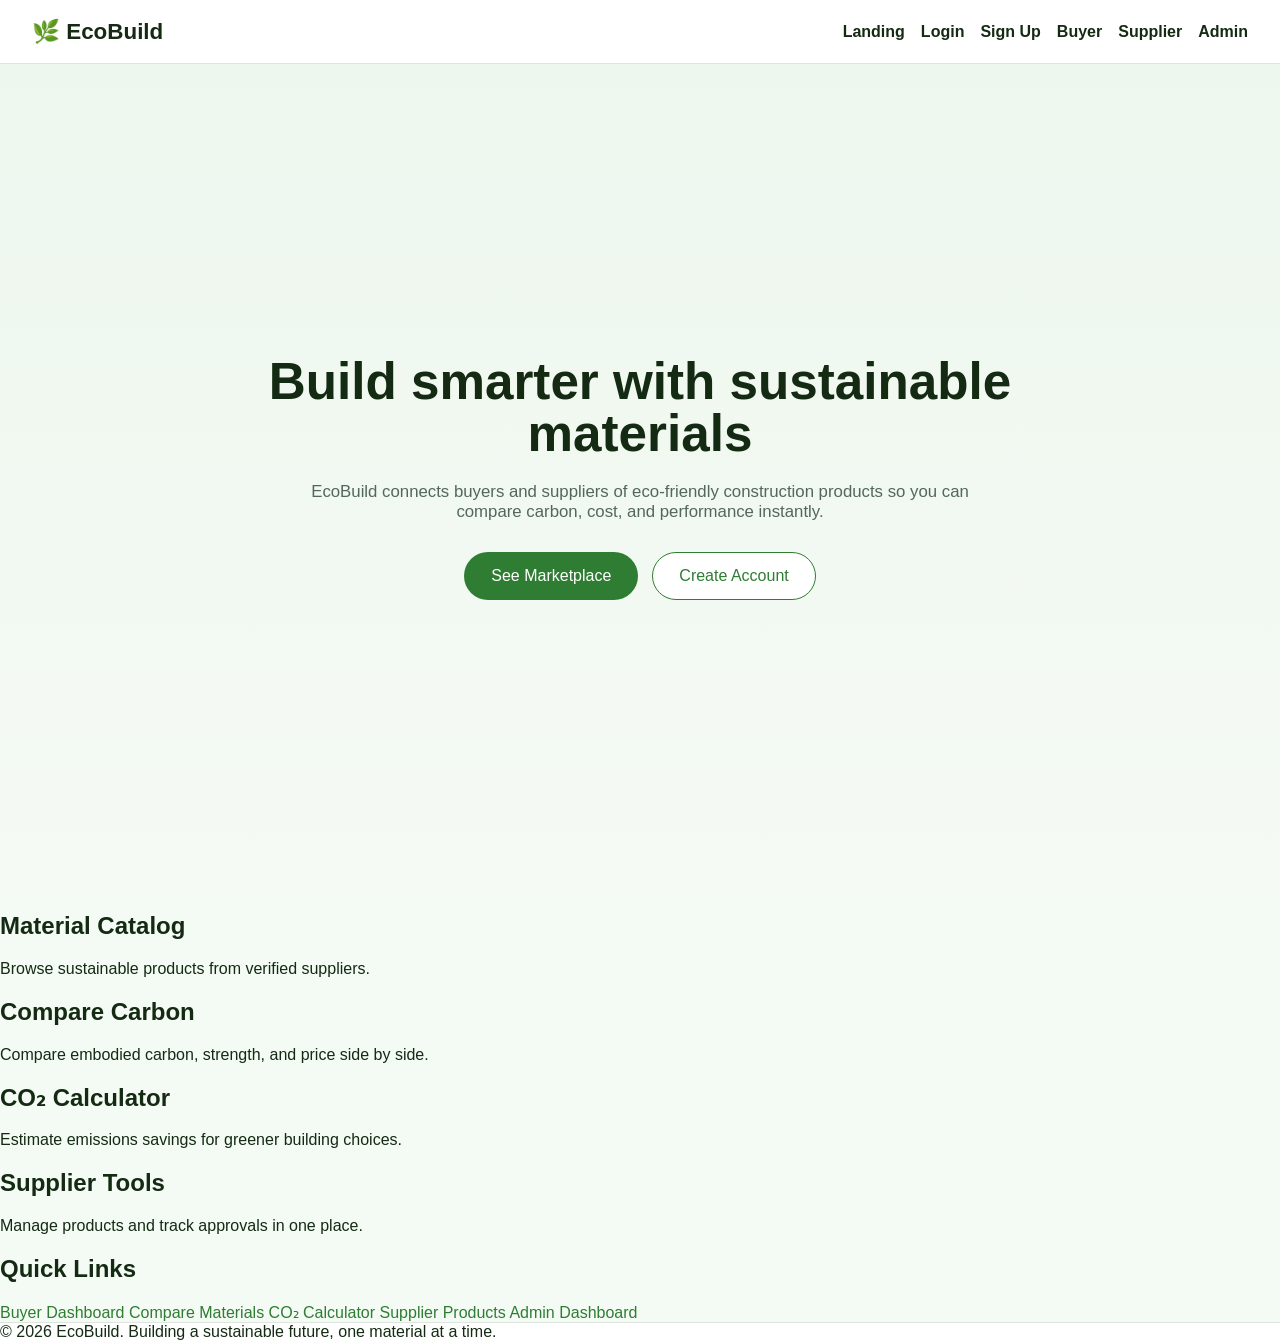
<file: GREEN BUILD PROJECT/index.html>
<!DOCTYPE html>
<html lang="en">
<head>
  <meta charset="UTF-8" />
  <meta name="viewport" content="width=device-width, initial-scale=1.0" />
  <title>EcoBuild Marketplace</title>
  <link rel="stylesheet" href="style.css" />
</head>
<body>
  <header class="site-header">
    <div class="brand">🌿 EcoBuild</div>
    <nav class="main-nav">
      <a href="landingpage.html">Landing</a>
      <a href="login.html">Login</a>
      <a href="signup.html">Sign Up</a>
      <a href="buyers.html">Buyer</a>
      <a href="supplier-products.html">Supplier</a>
      <a href="admin-dashboard.html">Admin</a>
    </nav>
  </header>

  <main class="hero">
    <div class="hero-copy">
      <h1>Build smarter with sustainable materials</h1>
      <p>EcoBuild connects buyers and suppliers of eco-friendly construction products so you can compare carbon, cost, and performance instantly.</p>
      <div class="hero-actions">
        <a class="button primary" href="landingpage.html">See Marketplace</a>
        <a class="button secondary" href="signup.html">Create Account</a>
      </div>
    </div>
  </main>

  <section class="feature-grid">
    <article>
      <h2>Material Catalog</h2>
      <p>Browse sustainable products from verified suppliers.</p>
    </article>
    <article>
      <h2>Compare Carbon</h2>
      <p>Compare embodied carbon, strength, and price side by side.</p>
    </article>
    <article>
      <h2>CO₂ Calculator</h2>
      <p>Estimate emissions savings for greener building choices.</p>
    </article>
    <article>
      <h2>Supplier Tools</h2>
      <p>Manage products and track approvals in one place.</p>
    </article>
  </section>

  <section class="quick-links">
    <h2>Quick Links</h2>
    <div class="link-grid">
      <a class="card-link" href="buyers.html">Buyer Dashboard</a>
      <a class="card-link" href="buyer-compare.html">Compare Materials</a>
      <a class="card-link" href="buyer-calculator.html">CO₂ Calculator</a>
      <a class="card-link" href="supplier-products.html">Supplier Products</a>
      <a class="card-link" href="admin-dashboard.html">Admin Dashboard</a>
    </div>
  </section>

  <footer class="site-footer">© 2026 EcoBuild. Building a sustainable future, one material at a time.</footer>
</body>
</html>
</file>
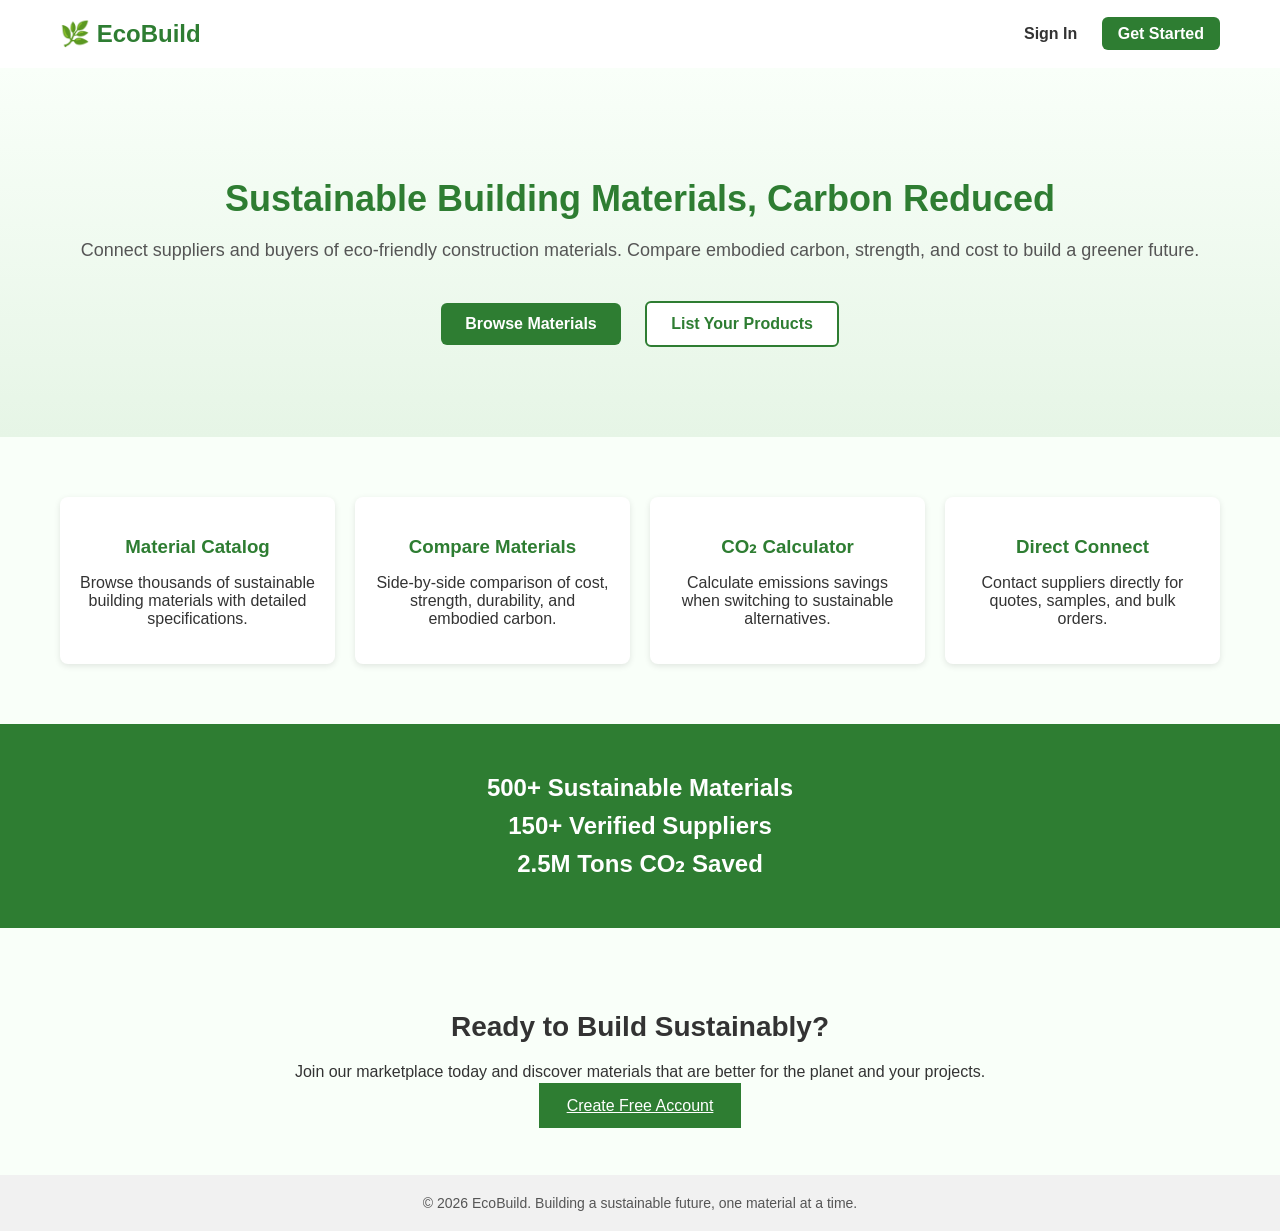
<file: GREEN BUILD PROJECT/home.html>
<!DOCTYPE html>
<html lang="en">
<head>
  <meta charset="UTF-8">
  <meta name="viewport" content="width=device-width, initial-scale=1.0">
  <title>EcoBuild - Sustainable Marketplace</title>
  <style>
    body {
      margin: 0;
      font-family: Arial, sans-serif;
      background-color: #f9fff9;
      color: #333;
    }

    /* Header */
    header {
      display: flex;
      justify-content: space-between;
      align-items: center;
      padding: 20px 60px;
      background: #fff;
      box-shadow: 0 2px 6px rgba(0,0,0,0.1);
    }

    .logo {
      font-size: 24px;
      font-weight: bold;
      color: #2e7d32;
    }

    nav a {
      margin-left: 20px;
      text-decoration: none;
      color: #333;
      font-weight: 600;
    }

    nav .btn {
      background: #2e7d32;
      color: #fff;
      padding: 8px 16px;
      border-radius: 6px;
      text-decoration: none;
    }

    /* Hero Section */
    .hero {
      text-align: center;
      padding: 80px 20px;
      background: linear-gradient(to bottom, #f9fff9, #e6f5e6);
    }

    .hero h1 {
      font-size: 36px;
      color: #2e7d32;
      margin-bottom: 20px;
    }

    .hero p {
      font-size: 18px;
      color: #555;
      margin-bottom: 30px;
    }

    .hero .buttons a {
      display: inline-block;
      margin: 10px;
      padding: 12px 24px;
      border-radius: 6px;
      font-weight: 600;
      text-decoration: none;
    }

    .btn-green {
      background: #2e7d32;
      color: #fff;
    }

    .btn-white {
      background: #fff;
      border: 2px solid #2e7d32;
      color: #2e7d32;
    }

    /* Features Section */
    .features {
      display: grid;
      grid-template-columns: repeat(4, 1fr);
      gap: 20px;
      padding: 60px;
      text-align: center;
    }

    .feature {
      background: #fff;
      padding: 20px;
      border-radius: 8px;
      box-shadow: 0 2px 6px rgba(0,0,0,0.1);
    }

    .feature h3 {
      color: #2e7d32;
      margin-bottom: 10px;
    }

    /* Stats Section */
    .stats {
      background: #2e7d32;
      color: #fff;
      text-align: center;
      padding: 40px 20px;
    }

    .stats h2 {
      margin: 10px 0;
      font-size: 24px;
    }

    /* Call-to-Action */
    .cta {
      text-align: center;
      padding: 60px 20px;
    }

    .cta h2 {
      font-size: 28px;
      margin-bottom: 20px;
    }

    .cta .btn-green {
      padding: 14px 28px;
      font-size: 16px;
    }

    /* Footer */
    footer {
      text-align: center;
      padding: 20px;
      background: #f1f1f1;
      font-size: 14px;
      color: #555;
    }
  </style>
</head>
<body>

  <!-- Header -->
  <header>
    <div class="logo">🌿 EcoBuild</div>
    <nav>
      <a href="#">Sign In</a>
      <a href="#" class="btn">Get Started</a>
    </nav>
  </header>

  <!-- Hero Section -->
  <section class="hero">
    <h1>Sustainable Building Materials, Carbon Reduced</h1>
    <p>Connect suppliers and buyers of eco-friendly construction materials. Compare embodied carbon, strength, and cost to build a greener future.</p>
    <div class="buttons">
      <a href="#" class="btn-green">Browse Materials</a>
      <a href="#" class="btn-white">List Your Products</a>
    </div>
  </section>

  <!-- Features Section -->
  <section class="features">
    <div class="feature">
      <h3>Material Catalog</h3>
      <p>Browse thousands of sustainable building materials with detailed specifications.</p>
    </div>
    <div class="feature">
      <h3>Compare Materials</h3>
      <p>Side-by-side comparison of cost, strength, durability, and embodied carbon.</p>
    </div>
    <div class="feature">
      <h3>CO₂ Calculator</h3>
      <p>Calculate emissions savings when switching to sustainable alternatives.</p>
    </div>
    <div class="feature">
      <h3>Direct Connect</h3>
      <p>Contact suppliers directly for quotes, samples, and bulk orders.</p>
    </div>
  </section>

  <!-- Stats Section -->
  <section class="stats">
    <h2>500+ Sustainable Materials</h2>
    <h2>150+ Verified Suppliers</h2>
    <h2>2.5M Tons CO₂ Saved</h2>
  </section>

  <!-- Call-to-Action -->
  <section class="cta">
    <h2>Ready to Build Sustainably?</h2>
    <p>Join our marketplace today and discover materials that are better for the planet and your projects.</p>
    <a href="#" class="btn-green">Create Free Account</a>
  </section>

  <!-- Footer -->
  <footer>
    © 2026 EcoBuild. Building a sustainable future, one material at a time.
  </footer>

</body>
</html>
</file>
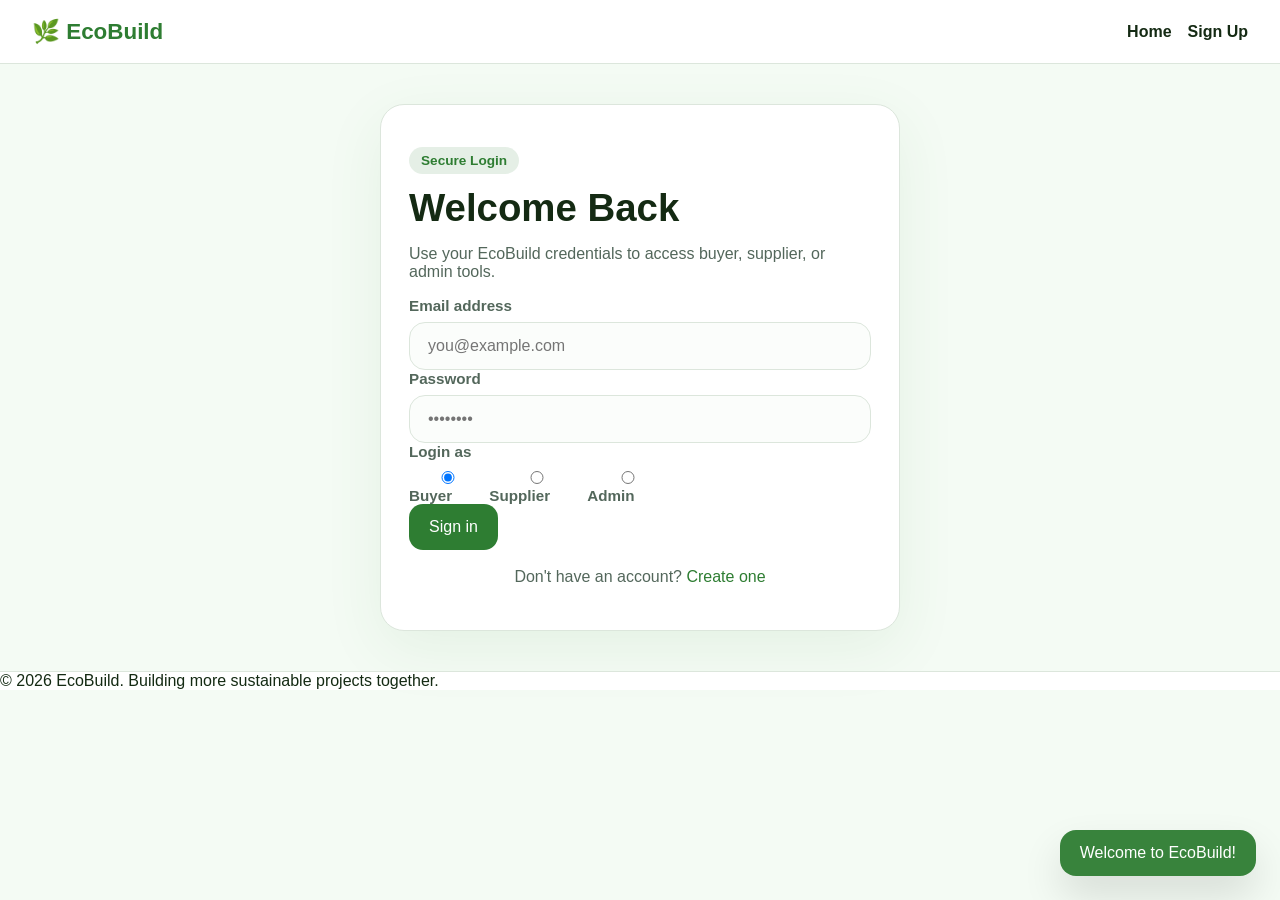
<file: GREEN BUILD PROJECT/login.html>
<!DOCTYPE html>
<html lang="en">
<head>
  <meta charset="UTF-8" />
  <meta name="viewport" content="width=device-width, initial-scale=1.0" />
  <title>EcoBuild Login</title>
  <link rel="stylesheet" href="style.css" />
</head>
<body>
  <header class="site-header">
    <a class="brand" href="index.html">🌿 EcoBuild</a>
    <nav class="main-nav">
      <a href="index.html">Home</a>
      <a href="signup.html">Sign Up</a>
    </nav>
  </header>

  <main class="section-block">
    <section class="form-card" style="max-width: 520px; margin: 0 auto;">
      <p class="status-pill">Secure Login</p>
      <h1 class="page-title">Welcome Back</h1>
      <p class="text-muted">Use your EcoBuild credentials to access buyer, supplier, or admin tools.</p>

      <form id="authForm" data-type="login">
        <div class="input-group">
          <label for="email">Email address</label>
          <input id="email" name="email" type="email" placeholder="you@example.com" required />
        </div>

        <div class="input-group">
          <label for="password">Password</label>
          <input id="password" name="password" type="password" placeholder="••••••••" required />
        </div>

        <div class="input-group">
          <label>Login as</label>
          <div style="display: flex; gap: 12px; flex-wrap: wrap;">
            <label><input type="radio" name="role" value="buyer" checked /> Buyer</label>
            <label><input type="radio" name="role" value="supplier" /> Supplier</label>
            <label><input type="radio" name="role" value="admin" /> Admin</label>
          </div>
        </div>

        <button type="submit">Sign in</button>
      </form>

      <p class="text-muted" style="margin-top: 18px; text-align: center;">Don't have an account? <a href="signup.html">Create one</a></p>
    </section>
  </main>

  <footer class="site-footer">© 2026 EcoBuild. Building more sustainable projects together.</footer>

  <script src="app.js"></script>
  <script src="auth.js"></script>
</body>
</html>
</file>
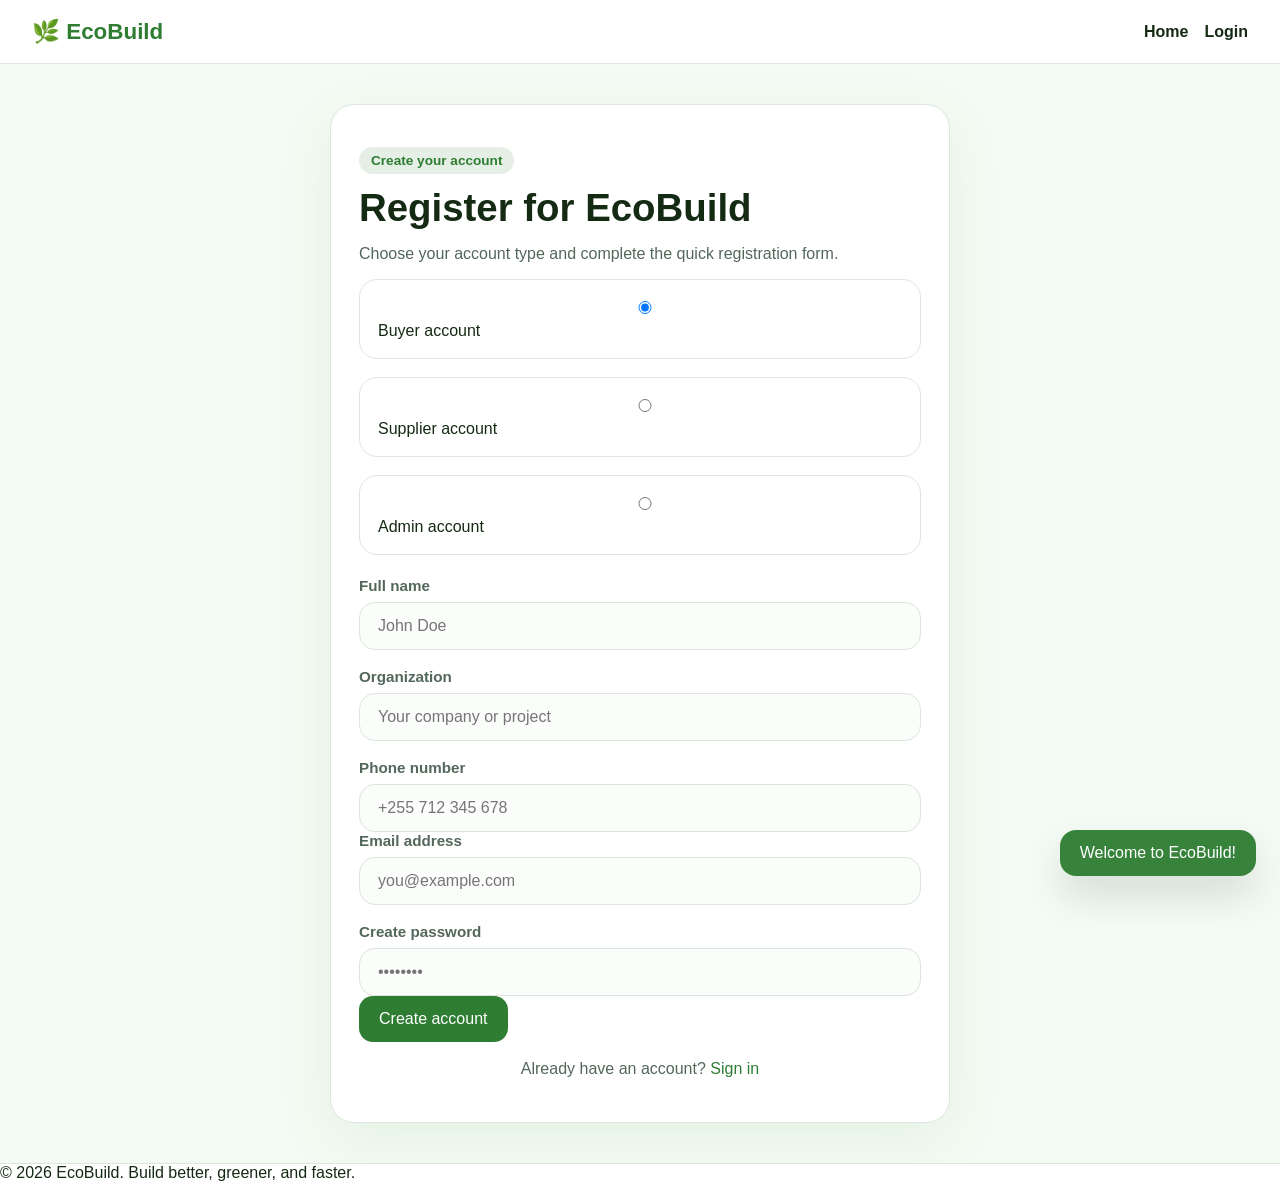
<file: GREEN BUILD PROJECT/signup.html>
<!DOCTYPE html>
<html lang="en">
<head>
  <meta charset="UTF-8" />
  <meta name="viewport" content="width=device-width, initial-scale=1.0" />
  <title>EcoBuild - Create Account</title>
  <link rel="stylesheet" href="style.css" />
</head>
<body>
  <header class="site-header">
    <a class="brand" href="index.html">🌿 EcoBuild</a>
    <nav class="main-nav">
      <a href="index.html">Home</a>
      <a href="login.html">Login</a>
    </nav>
  </header>

  <main class="section-block">
    <section class="form-card" style="max-width: 620px; margin: 0 auto;">
      <p class="status-pill">Create your account</p>
      <h1 class="page-title">Register for EcoBuild</h1>
      <p class="text-muted">Choose your account type and complete the quick registration form.</p>

      <form id="authForm" data-type="signup">
        <div class="form-grid signup-type" style="margin-bottom: 22px;">
          <label class="input-group" style="padding: 18px; border: 1px solid var(--border); border-radius: 18px;">
            <input type="radio" name="role" value="buyer" checked style="margin-right: 10px;" /> Buyer account
          </label>
          <label class="input-group" style="padding: 18px; border: 1px solid var(--border); border-radius: 18px;">
            <input type="radio" name="role" value="supplier" style="margin-right: 10px;" /> Supplier account
          </label>
          <label class="input-group" style="padding: 18px; border: 1px solid var(--border); border-radius: 18px;">
            <input type="radio" name="role" value="admin" style="margin-right: 10px;" /> Admin account
          </label>
        </div>
        <div class="buyer-fields">
          <div class="form-grid">
            <div class="input-group">
              <label for="full_name">Full name</label>
              <input id="full_name" name="full_name" type="text" placeholder="John Doe" />
            </div>
            <div class="input-group">
              <label for="organization">Organization</label>
              <input id="organization" name="organization" type="text" placeholder="Your company or project" />
            </div>
            <div class="input-group">
              <label for="phone">Phone number</label>
              <input id="phone" name="phone" type="tel" placeholder="+255 712 345 678" />
            </div>
          </div>
        </div>

        <div class="supplier-fields" style="display:none;">
          <div class="form-grid">
            <div class="input-group">
              <label for="company">Company name</label>
              <input id="company" name="company" type="text" placeholder="EcoBuild Ltd." />
            </div>
            <div class="input-group">
              <label for="location">Location</label>
              <input id="location" name="location" type="text" placeholder="Dar es Salaam, Tanzania" />
            </div>
            <div class="input-group">
              <label for="phone_supplier">Phone number</label>
              <input id="phone_supplier" name="supplier_phone" type="tel" placeholder="+255 712 345 678" />
            </div>
          </div>
        </div>
        <div class="admin-fields" style="display:none;">
          <div class="form-grid">
            <div class="input-group">
              <label for="admin_name">Admin full name</label>
              <input id="admin_name" name="full_name" type="text" placeholder="Admin User" />
            </div>
          </div>
        </div>

        <div class="form-grid">
          <div class="input-group">
            <label for="email">Email address</label>
            <input id="email" name="email" type="email" placeholder="you@example.com" required />
          </div>
          <div class="input-group">
            <label for="password">Create password</label>
            <input id="password" name="password" type="password" placeholder="••••••••" required />
          </div>
        </div>

        <button type="submit">Create account</button>
      </form>

      <p class="text-muted" style="margin-top: 18px; text-align: center;">Already have an account? <a href="login.html">Sign in</a></p>
    </section>
  </main>

  <footer class="site-footer">© 2026 EcoBuild. Build better, greener, and faster.</footer>

  <script src="app.js"></script>
  <script src="auth.js"></script>
  <script>
    const buyerFields = document.querySelector('.buyer-fields');
    const supplierFields = document.querySelector('.supplier-fields');
    const adminFields = document.querySelector('.admin-fields');
    const roleRadios = document.querySelectorAll('input[name="role"]');

    const updateRole = () => {
      const selectedRole = document.querySelector('input[name="role"]:checked').value;
      buyerFields.style.display = selectedRole === 'buyer' ? 'block' : 'none';
      supplierFields.style.display = selectedRole === 'supplier' ? 'block' : 'none';
      adminFields.style.display = selectedRole === 'admin' ? 'block' : 'none';
    };

    roleRadios.forEach(radio => radio.addEventListener('change', updateRole));
    updateRole();
  </script>
</body>
</html>
</file>
<file: GREEN BUILD PROJECT/style.css>
:root {
  --bg: #f4fbf4;
  --surface: #ffffff;
  --primary: #2e7d32;
  --primary-strong: #256628;
  --text: #142a13;
  --muted: #53675b;
  --border: #dce6dc;
  --shadow: 0 18px 60px rgba(46, 125, 50, 0.08);
}

* {
  box-sizing: border-box;
}

html {
  scroll-behavior: smooth;
}

body {
  margin: 0;
  font-family: Inter, Arial, sans-serif;
  background: var(--bg);
  color: var(--text);
}

button,
input,
select,
textarea {
  font: inherit;
}

button {
  border: none;
}

a {
  color: var(--primary);
  text-decoration: none;
}

img,
video,
canvas {
  max-width: 100%;
  display: block;
}

.site-header {
  display: flex;
  align-items: center;
  justify-content: space-between;
  gap: 1rem;
  padding: 18px 32px;
  background: var(--surface);
  border-bottom: 1px solid var(--border);
  position: sticky;
  top: 0;
  z-index: 100;
}

.brand {
  font-size: 1.4rem;
  font-weight: 700;
}

.main-nav {
  display: flex;
  flex-wrap: wrap;
  gap: 16px;
  align-items: center;
}

.main-nav a {
  color: var(--text);
  font-weight: 600;
}

.primary,
.button {
  display: inline-flex;
  align-items: center;
  justify-content: center;
  padding: 14px 26px;
  border-radius: 999px;
  border: 1px solid transparent;
  transition: transform 0.2s ease, background 0.2s ease, color 0.2s ease;
  cursor: pointer;
  text-decoration: none;
}

.primary {
  background: var(--primary);
  color: #fff;
}

.secondary {
  background: #fff;
  color: var(--primary);
  border-color: var(--primary);
}

.primary:hover,
.secondary:hover,
.button:hover {
  transform: translateY(-1px);
}

.section-block {
  max-width: 1140px;
  margin: 0 auto;
  padding: 40px 24px;
}

.hero {
  display: grid;
  place-items: center;
  min-height: calc(100vh - 72px);
  padding: 80px 24px;
  text-align: center;
  background: linear-gradient(180deg, #edf7ee 0%, #f5faf4 100%);
}

.hero-copy {
  max-width: 760px;
}

.hero-copy h1 {
  font-size: clamp(2.6rem, 4vw, 4.2rem);
  margin: 0 0 22px;
  line-height: 1.02;
}

.hero-copy p {
  margin: 0 auto 30px;
  max-width: 700px;
  font-size: 1.05rem;
  color: var(--muted);
}

.hero-actions {
  display: flex;
  flex-wrap: wrap;
  justify-content: center;
  gap: 14px;
}

.page-title {
  margin: 0 0 14px;
  font-size: clamp(2rem, 3vw, 3rem);
  line-height: 1.08;
}

.section-title {
  margin: 0 0 16px;
  font-size: 1.4rem;
  color: var(--primary);
}

.text-muted {
  color: var(--muted);
}

.card,
.panel,
.form-card {
  background: var(--surface);
  border: 1px solid var(--border);
  border-radius: 24px;
  box-shadow: var(--shadow);
  padding: 28px;
}

.grid-2 {
  display: grid;
  grid-template-columns: repeat(2, minmax(0, 1fr));
  gap: 24px;
}

.form-grid {
  display: grid;
  gap: 18px;
}

.input-group {
  display: grid;
  gap: 8px;
}

.input-group label {
  font-size: 0.95rem;
  font-weight: 600;
  color: var(--muted);
}

.input-group input,
.input-group select,
.input-group textarea {
  width: 100%;
  padding: 14px 18px;
  border: 1px solid var(--border);
  border-radius: 16px;
  background: #fbfdfb;
  color: var(--text);
}

input:focus,
select:focus,
textarea:focus {
  outline: 2px solid rgba(46, 125, 50, 0.18);
}

button[type="submit"],
.button,
.primary,
.secondary {
  transition: transform 0.2s ease, box-shadow 0.2s ease;
}

button[type="submit"] {
  background: var(--primary);
  color: #fff;
  padding: 14px 20px;
  border-radius: 14px;
  cursor: pointer;
}

button[type="submit"]:hover {
  background: var(--primary-strong);
}

.status-pill {
  display: inline-flex;
  align-items: center;
  justify-content: center;
  padding: 6px 12px;
  border-radius: 999px;
  font-size: 0.85rem;
  font-weight: 700;
  background: rgba(46, 125, 50, 0.12);
  color: var(--primary);
}

.table-wrapper {
  overflow-x: auto;
}

.table {
  width: 100%;
  border-collapse: collapse;
  margin-top: 20px;
}

.table th,
.table td {
  padding: 16px 14px;
  border-bottom: 1px solid var(--border);
  text-align: left;
}

.table th {
  color: var(--primary);
  font-weight: 700;
}

.product-card {
  display: grid;
  grid-template-columns: 130px 1fr;
  gap: 18px;
  padding: 22px;
}

.product-card img {
  width: 100%;
  height: 130px;
  border-radius: 20px;
  object-fit: cover;
}

.product-card h3 {
  margin: 0 0 10px;
}

.product-card p {
  margin: 6px 0;
  color: var(--muted);
}

.stats-grid {
  display: grid;
  grid-template-columns: repeat(auto-fit, minmax(220px, 1fr));
  gap: 18px;
}

.badge {
  display: inline-flex;
  min-width: 26px;
  height: 26px;
  align-items: center;
  justify-content: center;
  background: var(--primary);
  color: #fff;
  border-radius: 999px;
  font-size: 0.85rem;
  padding: 0 10px;
}

.toast {
  position: fixed;
  bottom: 24px;
  right: 24px;
  padding: 14px 20px;
  border-radius: 16px;
  background: rgba(46, 125, 50, 0.95);
  color: #fff;
  box-shadow: 0 20px 40px rgba(0, 0, 0, 0.12);
  z-index: 2000;
}

.toast.error {
  background: #d32f2f;
}

footer.site-footer {
  background: var(--surface);
  border-top: 1px solid var(--border);
}

@media (max-width: 900px) {
  .grid-2 {
    grid-template-columns: 1fr;
  }
}

@media (max-width: 720px) {
  .site-header {
    flex-direction: column;
    align-items: flex-start;
  }

  .hero {
    padding: 48px 16px;
  }

  .main-nav {
    width: 100%;
  }

  .product-card {
    grid-template-columns: 1fr;
  }
}
</file>
